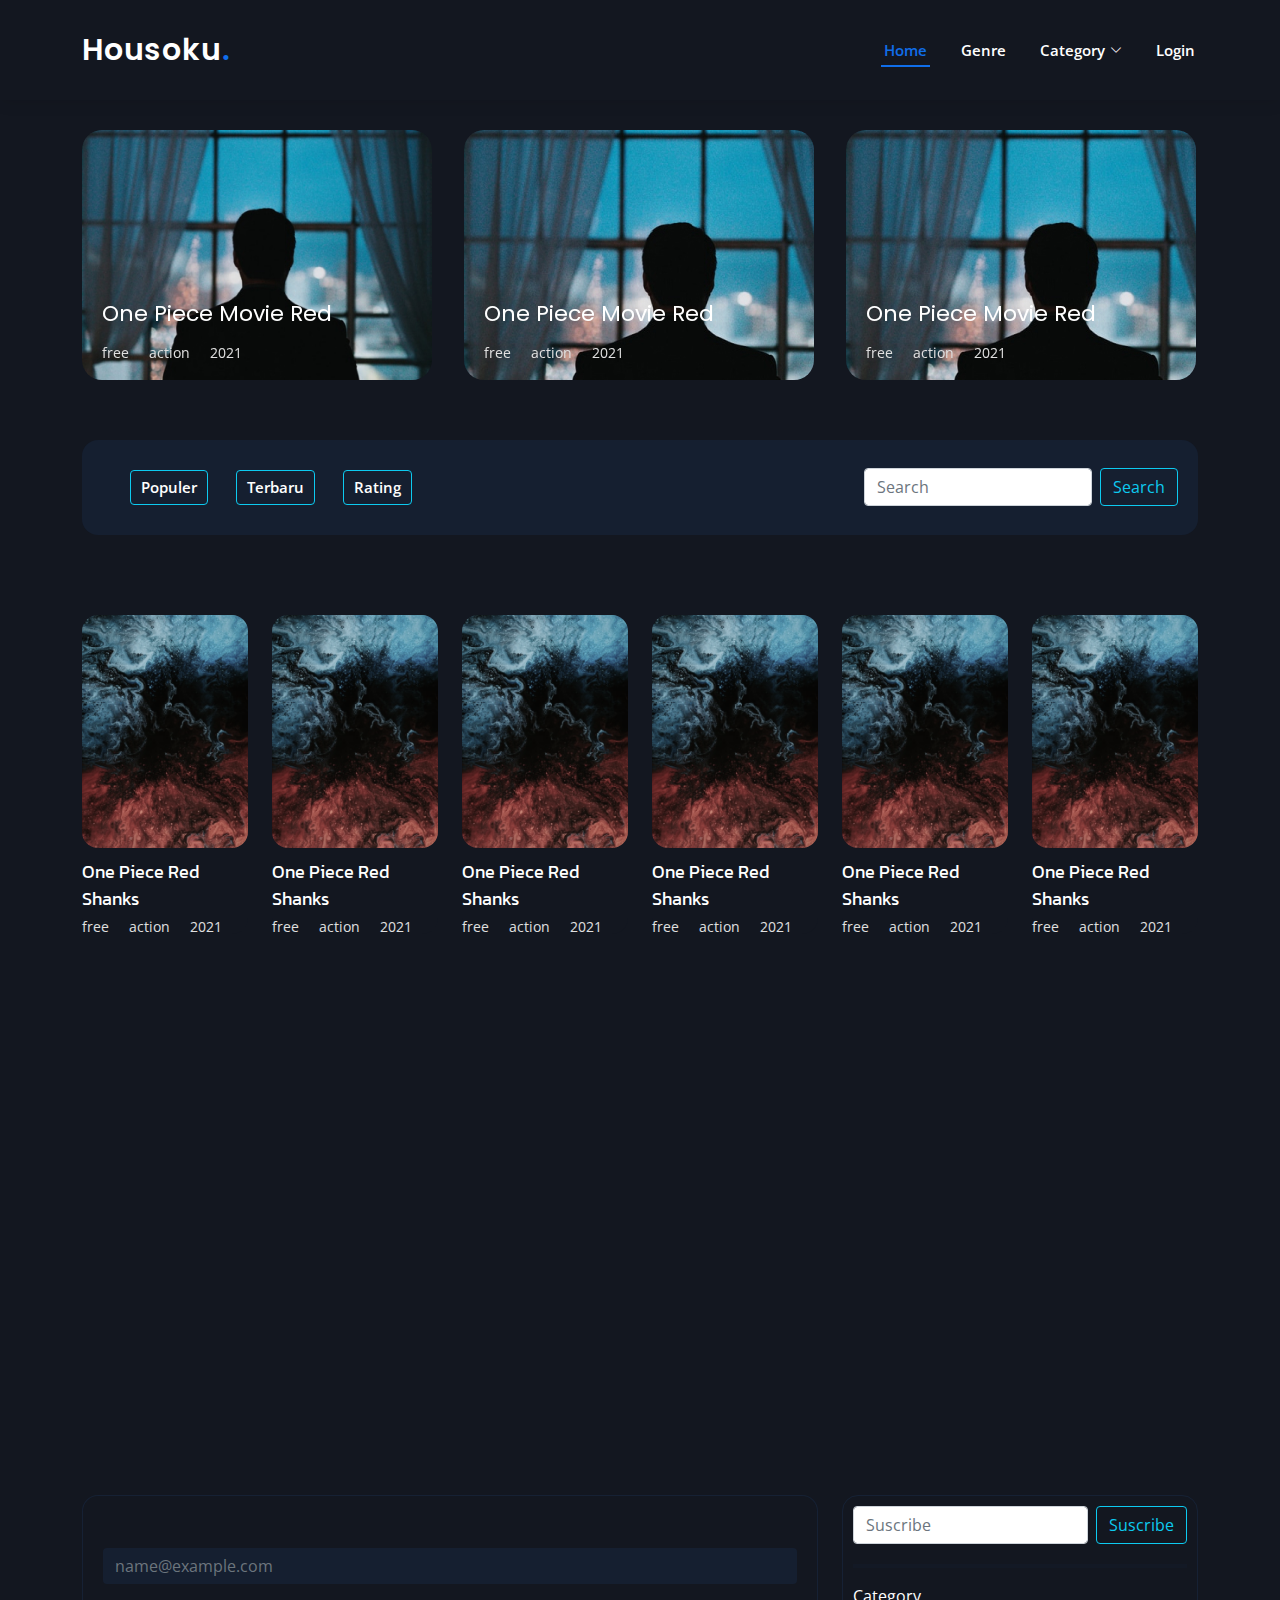
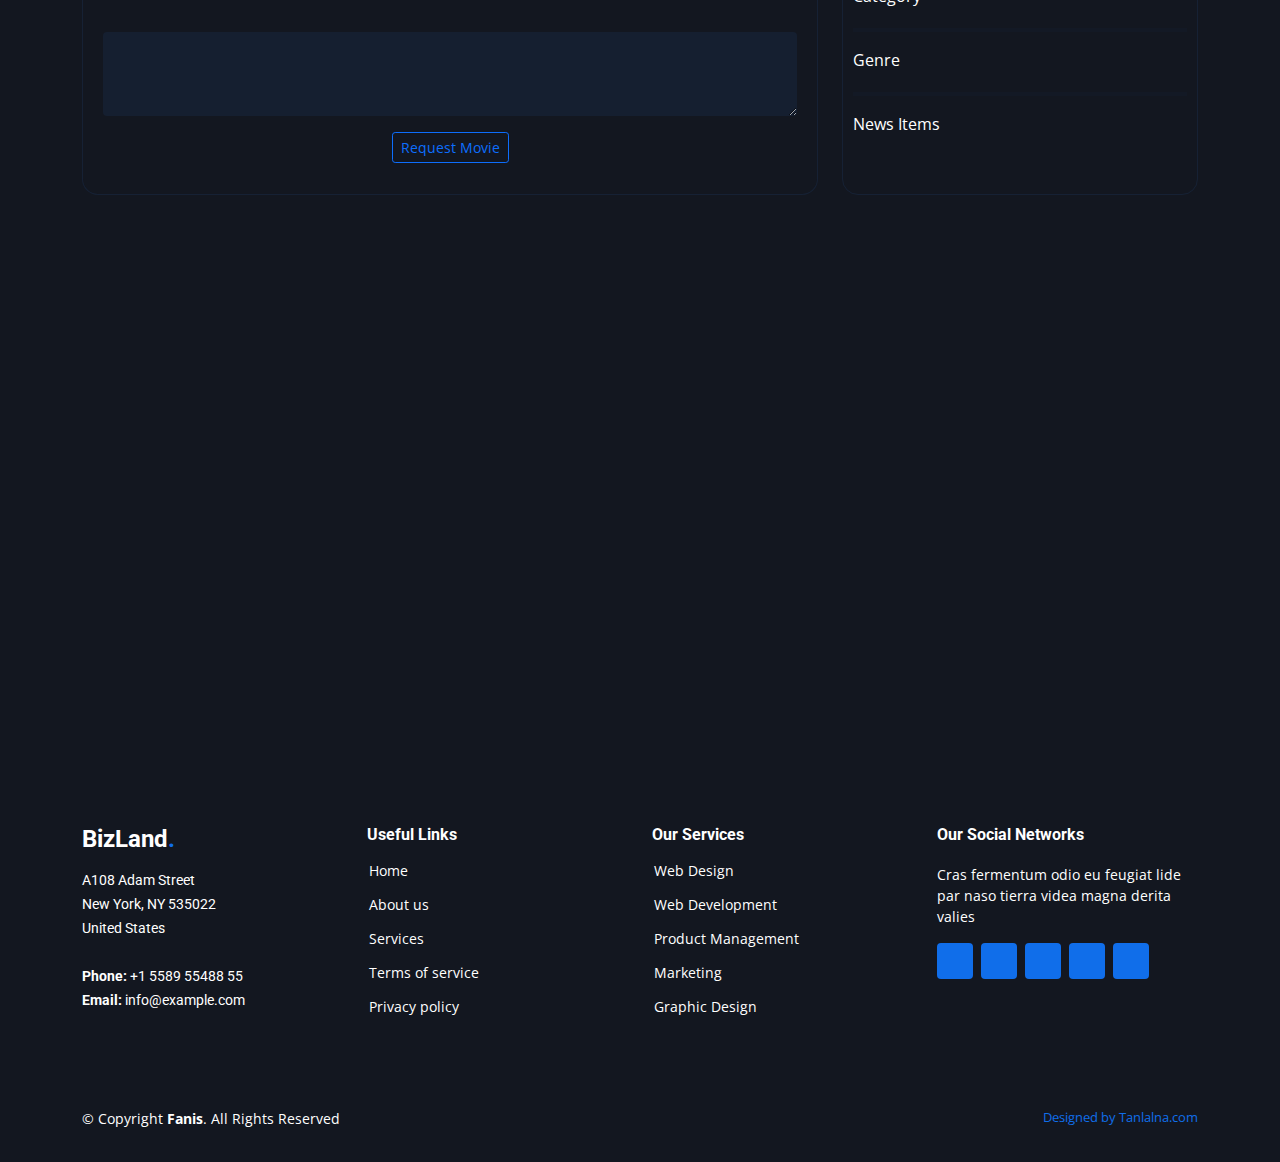
<file: index.html>
<!DOCTYPE html>
<html lang="en">

<head>
  <meta charset="utf-8">
  <meta content="width=device-width, initial-scale=1.0" name="viewport">

  <title>Fanis</title>
  <meta content="" name="description">
  <meta content="" name="keywords">

  <!-- Favicons -->
  <link href="assets/img/favicon-fanis.png" rel="icon">
  <link href="assets/img/apple-touch-icon.png" rel="apple-touch-icon">

  <!-- Google Fonts -->
  <link href="https://fonts.googleapis.com/css?family=Open+Sans:300,300i,400,400i,600,600i,700,700i|Roboto:300,300i,400,400i,500,500i,600,600i,700,700i|Poppins:300,300i,400,400i,500,500i,600,600i,700,700i" rel="stylesheet">

<link rel="preconnect" href="https://fonts.googleapis.com">
<link rel="preconnect" href="https://fonts.gstatic.com" crossorigin>
<link href="https://fonts.googleapis.com/css2?family=Indie+Flower&family=Kanit:wght@200&family=Poppins&display=swap" rel="stylesheet">

  <!-- Vendor CSS Files -->
  <link href="assets/vendor/aos/aos.css" rel="stylesheet">
  <link href="assets/vendor/bootstrap/css/bootstrap.min.css" rel="stylesheet">
  <link href="assets/vendor/bootstrap-icons/bootstrap-icons.css" rel="stylesheet">
  <link href="assets/vendor/glightbox/css/glightbox.min.css" rel="stylesheet">

  <link rel="stylesheet" href="assets/vendor/owlcarousel/assets/owl.carousel.min.css">
  <link rel="stylesheet" href="assets/vendor/owlcarousel/assets/owl.theme.default.min.css">

  <!-- Template Main CSS File -->
  <link href="assets/css/style.css" rel="stylesheet">
  <link href="assets/css/custom.css" rel="stylesheet">

</head>

<body>
  <!-- ======= Header ======= -->
  <header id="header" class="d-flex align-items-center">
    <div class="container d-flex align-items-center justify-content-between">

      <h1 class="logo"><a href="index.html">Housoku<span>.</span></a></h1>

      <nav id="navbar" class="navbar">
        <ul>
          <li><a class="nav-link scrollto active" href="index.html">Home</a></li>
          <li><a class="nav-link scrollto" href="genre.html">Genre</a></li>
          <li class="dropdown"><a href="#"><span>Category</span> <i class="bi bi-chevron-down"></i></a>
            <ul>
              <li><a href="#" class="color-black">Drop Down 1</a></li>
              <li><a href="#" class="color-black">Drop Down 2</a></li>
              <li><a href="#" class="color-black">Drop Down 3</a></li>
              <li><a href="#" class="color-black">Drop Down 4</a></li>
            </ul>
          </li>
          <li><a class="nav-link scrollto" href="#contact">Login</a></li>
        </ul>
        <i class="bi bi-list mobile-nav-toggle"></i>
      </nav><!-- .navbar -->

    </div>
  </header><!-- End Header -->

 <section id="first" class="first">
      <div class="container">
        <div class="row">
            <div class="owl-carousel owl-theme"> 

              <div class="col-lg-4 col-sm-12">
                <div class="item card-coursel" style="background-image: url('assets/img/banner/1.jpg');background-size: cover;background-repeat: no-repeat;">
                  <div class="coursel-title">
                     <p class="font-section">One Piece Movie Red</p>
                     <ul>
                       <li>free</li>
                       <li>action</li>
                       <li>2021</li>
                     </ul>
                  </div>
                 
             
                </div>
              </div>

               <div class="col-lg-4 col-sm-12">
                <div class="item card-coursel" style="background-image: url('assets/img/banner/1.jpg');">

                   <div class="coursel-title">
                     <p class="font-section">One Piece Movie Red</p>
                     <ul>
                       <li>free</li>
                       <li>action</li>
                       <li>2021</li>
                     </ul>
                  </div>
             
                </div>
              </div>

               <div class="col-lg-4 col-sm-12">
                <div class="item card-coursel" style="background-image: url('assets/img/banner/1.jpg');">

                   <div class="coursel-title">
                     <p class="font-section">One Piece Movie Red</p>
                     <ul>
                       <li>free</li>
                       <li>action</li>
                       <li>2021</li>
                     </ul>
                  </div>
             
                </div>
              </div>
      
              
             
          </div>
        </div>
      </div>
  </section>

  <main id="main">


  <section class="nav-main">
    <div class="container">
          <div class="catalog_nav">
          <nav id="navbar" class="navbar">
        <ul>
          <li class="nav-link"><a href="" class="btn btn-md btn-outline-info btn-nav">Populer</a></li>
          <li class="nav-link"><a href="" class="btn btn-md btn-outline-info btn-nav">Terbaru</a></li>
          <li class="nav-link"><a href="" class="btn btn-md btn-outline-info btn-nav">Rating</a></li>

          </ul>
        </nav>
             <form class="d-flex">
              <input class="form-control me-2" type="search" placeholder="Search" aria-label="Search">
              <button class="btn btn-outline-info" type="submit">Search</button>
            </form>
            
       
      </div>
    </div>
  </section>

  <section class="second">
    <div class="container">
      <div class="row">

        <div class="col-md-2 col-sm-6">
          <div class="card" style="width: 100%;">
            <img src="assets/img/poster/1.png" class="card-img-top img-list-movie" alt="...">
            <div class="card-body">
              <p class="card-title font-title">One Piece Red Shanks</p>
               <ul>
                  <li>free</li>
                  <li>action</li>
                  <li>2021</li>
              </ul>
            </div>
             
          </div>
        </div>

        <div class="col-md-2 col-sm-6">
          <div class="card" style="width: 100%;">
            <img src="assets/img/poster/1.png" class="card-img-top img-list-movie" alt="..." style="border-radius: 16px;">
            <div class="card-body">
              <p class="card-title font-title">One Piece Red Shanks</p>
               <ul>
                  <li>free</li>
                  <li>action</li>
                  <li>2021</li>
              </ul>
            </div>
             
          </div>
        </div>

        <div class="col-md-2 col-sm-6">
          <div class="card" style="width: 100%;">
            <img src="assets/img/poster/1.png" class="card-img-top img-list-movie" alt="..." style="border-radius: 16px;">
            <div class="card-body">
              <p class="card-title font-title">One Piece Red Shanks</p>
               <ul>
                  <li>free</li>
                  <li>action</li>
                  <li>2021</li>
              </ul>
            </div>
             
          </div>
        </div>

        <div class="col-md-2 col-sm-6">
          <div class="card" style="width: 100%;">
            <img src="assets/img/poster/1.png" class="card-img-top img-list-movie" alt="..." style="border-radius: 16px;">
            <div class="card-body">
              <p class="card-title font-title">One Piece Red Shanks</p>
               <ul>
                  <li>free</li>
                  <li>action</li>
                  <li>2021</li>
              </ul>
            </div>
             
          </div>
        </div>

        <div class="col-md-2 col-sm-6">
          <div class="card" style="width: 100%;">
            <img src="assets/img/poster/1.png" class="card-img-top img-list-movie" alt="..." style="border-radius: 16px;">
            <div class="card-body">
              <p class="card-title font-title">One Piece Red Shanks</p>
               <ul>
                  <li>free</li>
                  <li>action</li>
                  <li>2021</li>
              </ul>
            </div>
             
          </div>
        </div>

        <div class="col-md-2 col-sm-6">
          <div class="card" style="width: 100%;">
            <img src="assets/img/poster/1.png" class="card-img-top img-list-movie" alt="..." style="border-radius: 16px;">
            <div class="card-body">
              <p class="card-title font-title">One Piece Red Shanks</p>
               <ul>
                  <li>free</li>
                  <li>action</li>
                  <li>2021</li>
              </ul>
            </div>
             
          </div>
        </div>

      </div>
    </div>
  </section>

  <section id="third">
    <div class="container">
      <div class="row">
        <div class="col-md-8 col-sm-12">
            <div class="card-send">
            <div class="mb-3">
                <label for="exampleFormControlInput1" class="form-label">Email address</label>
                <input type="email" class="form-control form-style" id="exampleFormControlInput1" placeholder="name@example.com">
              </div>
              <div class="mb-3">
                <label for="exampleFormControlTextarea1" class="form-label">Example textarea</label>
                <textarea class="form-control form-style" id="exampleFormControlTextarea1" rows="3"></textarea>
              </div>
              <div class="text-center">
                <input type="submit" class="btn btn-sm btn-outline-primary" name="" value="Request Movie">
              </div>
           </div>
        </div>
        <div class="col-md-4 col-sm-12">
          <div class="card-detail">

            <form class="d-flex">
              <input class="form-control me-2" type="search" placeholder="Suscribe" aria-label="Search">
              <button class="btn btn-outline-info" type="submit">Suscribe</button>
            </form>

            <div class="mt-20">
              <hr>
              <p>Category</p>
            </div>

             <div class="mt-20">
              <hr>
              <p>Genre</p>
            </div>

            <div class="mt-20">
              <hr>
              <p>News Items</p>
            </div>
            
          </div>
        </div>
      </div>
    </div>
  </section>


   
  </main>

  <!-- ======= Footer ======= -->
  <footer id="footer">
    <div class="footer-top">
      <div class="container">
        <div class="row">

          <div class="col-lg-3 col-md-6 footer-contact">
            <h3>BizLand<span>.</span></h3>
            <p>
              A108 Adam Street <br>
              New York, NY 535022<br>
              United States <br><br>
              <strong>Phone:</strong> +1 5589 55488 55<br>
              <strong>Email:</strong> info@example.com<br>
            </p>
          </div>

          <div class="col-lg-3 col-md-6 footer-links">
            <h4>Useful Links</h4>
            <ul>
              <li><i class="bx bx-chevron-right"></i> <a href="#">Home</a></li>
              <li><i class="bx bx-chevron-right"></i> <a href="#">About us</a></li>
              <li><i class="bx bx-chevron-right"></i> <a href="#">Services</a></li>
              <li><i class="bx bx-chevron-right"></i> <a href="#">Terms of service</a></li>
              <li><i class="bx bx-chevron-right"></i> <a href="#">Privacy policy</a></li>
            </ul>
          </div>

          <div class="col-lg-3 col-md-6 footer-links">
            <h4>Our Services</h4>
            <ul>
              <li><i class="bx bx-chevron-right"></i> <a href="#">Web Design</a></li>
              <li><i class="bx bx-chevron-right"></i> <a href="#">Web Development</a></li>
              <li><i class="bx bx-chevron-right"></i> <a href="#">Product Management</a></li>
              <li><i class="bx bx-chevron-right"></i> <a href="#">Marketing</a></li>
              <li><i class="bx bx-chevron-right"></i> <a href="#">Graphic Design</a></li>
            </ul>
          </div>

          <div class="col-lg-3 col-md-6 footer-links">
            <h4>Our Social Networks</h4>
            <p>Cras fermentum odio eu feugiat lide par naso tierra videa magna derita valies</p>
            <div class="social-links mt-3">
              <a href="#" class="twitter"><i class="bx bxl-twitter"></i></a>
              <a href="#" class="facebook"><i class="bx bxl-facebook"></i></a>
              <a href="#" class="instagram"><i class="bx bxl-instagram"></i></a>
              <a href="#" class="google-plus"><i class="bx bxl-skype"></i></a>
              <a href="#" class="linkedin"><i class="bx bxl-linkedin"></i></a>
            </div>
          </div>

        </div>
      </div>
    </div>

      <div class="container py-4">
      <div class="copyright">
        &copy; Copyright <strong><span>Fanis</span></strong>. All Rights Reserved
      </div>
      <div class="credits">
      <a href="https://tanlalana.com/">Designed by Tanlalna.com</a>
      </div>
    </div>
  </footer><!-- End Footer -->
  <a href="#" class="back-to-top d-flex align-items-center justify-content-center"><i class="bi bi-arrow-up-short"></i></a>

  <!-- Vendor JS Files -->
  <script src="assets/vendor/purecounter/purecounter.js"></script>
  <script src="assets/vendor/aos/aos.js"></script>
  <script src="assets/vendor/bootstrap/js/bootstrap.bundle.min.js"></script>
  <script src="assets/vendor/jquery.min.js"></script>
  <script src="assets/vendor/owlcarousel/owl.carousel.js"></script>
  <script src="assets/vendor/glightbox/js/glightbox.min.js"></script>
   <script src="assets/js/main.js"></script>
  <script>
            $(document).ready(function() {
              var owl = $('.owl-carousel');
              owl.owlCarousel({
                loop: true,
                margin: 30,
                autoplay: true,
                autoplayTimeout: 5000,
                autoplayHoverPause: true,
                responsiveClass:true,
                responsive:{
                    0:{
                        items:1,
                        nav:true
                    },
                    1000:{
                        items:3,
                        nav:true
                    }
                }
              });
            })
          </script>

</body>

</html>
</file>
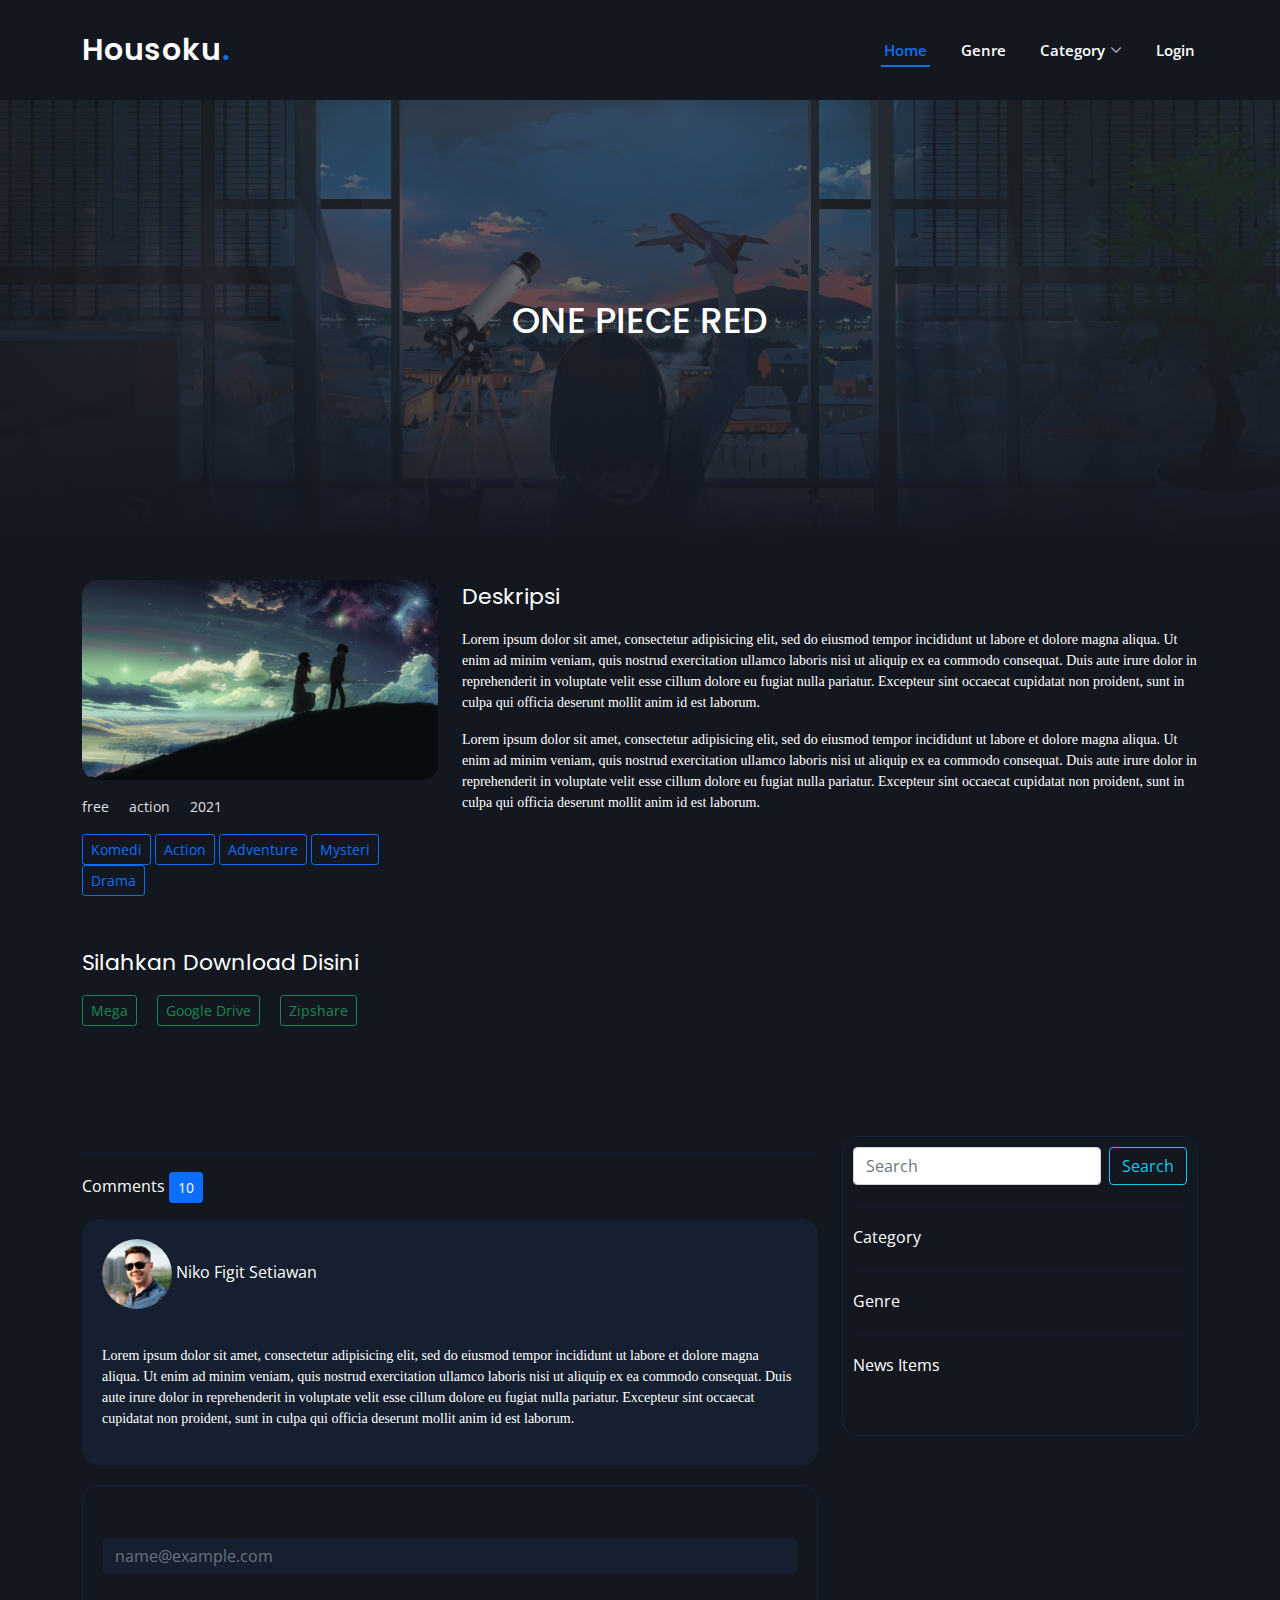
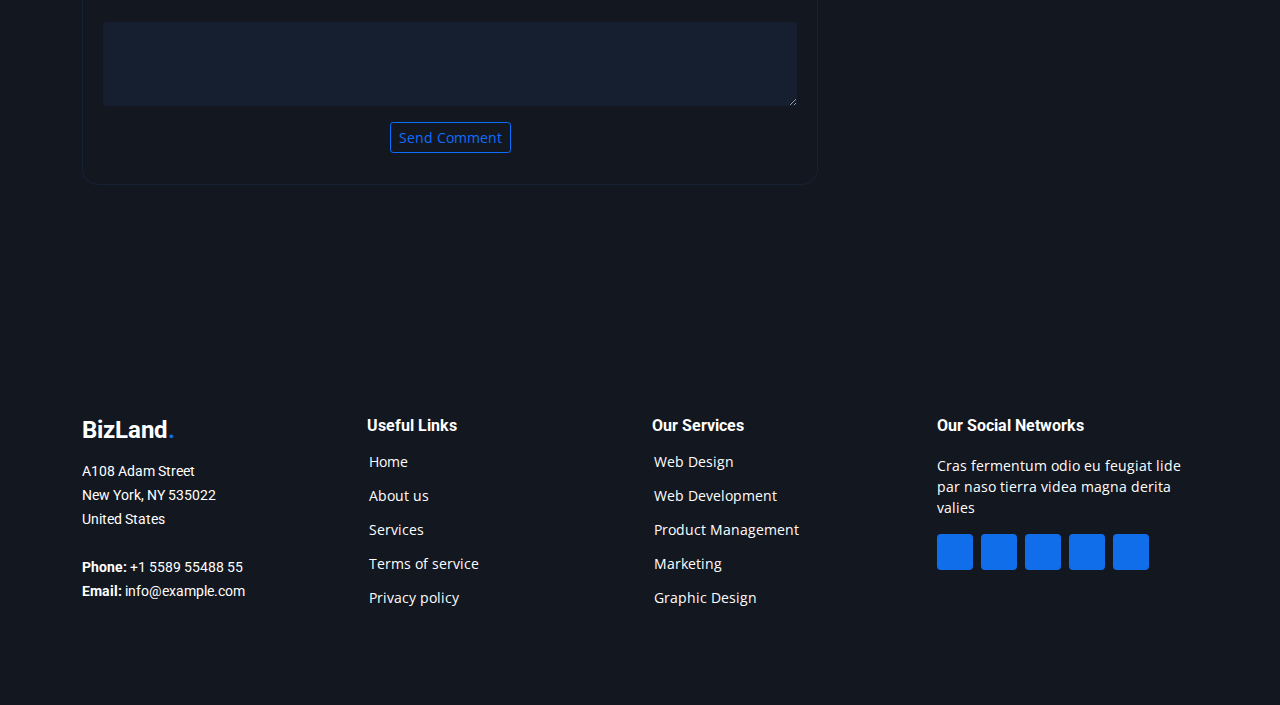
<file: detail.html>
<!DOCTYPE html>
<html lang="en">

<head>
  <meta charset="utf-8">
  <meta content="width=device-width, initial-scale=1.0" name="viewport">

  <title>Fanis</title>
  <meta content="" name="description">
  <meta content="" name="keywords">

  <!-- Favicons -->
  <link href="assets/img/favicon-fanis.png" rel="icon">
  <link href="assets/img/apple-touch-icon.png" rel="apple-touch-icon">

  <!-- Google Fonts -->
  <link href="https://fonts.googleapis.com/css?family=Open+Sans:300,300i,400,400i,600,600i,700,700i|Roboto:300,300i,400,400i,500,500i,600,600i,700,700i|Poppins:300,300i,400,400i,500,500i,600,600i,700,700i" rel="stylesheet">

  <!-- Vendor CSS Files -->
  <link href="assets/vendor/aos/aos.css" rel="stylesheet">
  <link href="assets/vendor/bootstrap/css/bootstrap.min.css" rel="stylesheet">
  <link href="assets/vendor/bootstrap-icons/bootstrap-icons.css" rel="stylesheet">
  <link href="assets/vendor/glightbox/css/glightbox.min.css" rel="stylesheet">
  
  <link rel="stylesheet" href="assets/vendor/owlcarousel/assets/owl.carousel.min.css">
  <link rel="stylesheet" href="assets/vendor/owlcarousel/assets/owl.theme.default.min.css">

  <!-- Template Main CSS File -->
  <link href="assets/css/style.css" rel="stylesheet">
  <link href="assets/css/custom.css" rel="stylesheet">

</head>

<body>
  
   <header id="header" class="d-flex align-items-center">
    <div class="container d-flex align-items-center justify-content-between">

      <h1 class="logo"><a href="index.html">Housoku<span>.</span></a></h1>

      <nav id="navbar" class="navbar">
        <ul>
          <li><a class="nav-link scrollto active" href="#hero">Home</a></li>
          <li><a class="nav-link scrollto" href="genre.html">Genre</a></li>
          <li class="dropdown"><a href="#"><span>Category</span> <i class="bi bi-chevron-down"></i></a>
            <ul>
              <li><a href="#" class="color-black">Drop Down 1</a></li>
              <li><a href="#" class="color-black">Drop Down 2</a></li>
              <li><a href="#" class="color-black">Drop Down 3</a></li>
              <li><a href="#" class="color-black">Drop Down 4</a></li>
            </ul>
          </li>
          <li><a class="nav-link scrollto" href="#contact">Login</a></li>
        </ul>
        <i class="bi bi-list mobile-nav-toggle"></i>
      </nav><!-- .navbar -->

    </div>
  </header>

  <section id="bg" class="d-flex align-items-center">
    <div class="container">
        <h1 class="text-center font-head">One Piece Red</h1>
    </div>
  </section>

  <main id="main">
    <section id="movie">
      <div class="container">
        <div class="row">
          <div class="col-md-4 col-sm-12">
            <img src="assets/img/i.jpg" class="img-movie">
            <div class="mt-20">
              <ul>
                  <li>free</li>
                  <li>action</li>
                  <li>2021</li>
              </ul>
            </div>
            <div class="mt-20">
              <span><a href="" class="btn btn-sm btn-outline-primary">Komedi</a></span>
              <span><a href="" class="btn btn-sm btn-outline-primary">Action</a></span>
              <span><a href="" class="btn btn-sm btn-outline-primary">Adventure</a></span>
              <span><a href="" class="btn btn-sm btn-outline-primary">Mysteri</a></span>
              <span><a href="" class="btn btn-sm btn-outline-primary">Drama</a></span>
            </div>
          </div>
          <div class="col-md-8 col-sm-12">
            <div class="text-left">
              <p class="font-section">Deskripsi</p>
            </div>
            <p class="font-body">Lorem ipsum dolor sit amet, consectetur adipisicing elit, sed do eiusmod
            tempor incididunt ut labore et dolore magna aliqua. Ut enim ad minim veniam,
            quis nostrud exercitation ullamco laboris nisi ut aliquip ex ea commodo
            consequat. Duis aute irure dolor in reprehenderit in voluptate velit esse
            cillum dolore eu fugiat nulla pariatur. Excepteur sint occaecat cupidatat non
            proident, sunt in culpa qui officia deserunt mollit anim id est laborum.</p>
            <p class="font-body">Lorem ipsum dolor sit amet, consectetur adipisicing elit, sed do eiusmod
            tempor incididunt ut labore et dolore magna aliqua. Ut enim ad minim veniam,
            quis nostrud exercitation ullamco laboris nisi ut aliquip ex ea commodo
            consequat. Duis aute irure dolor in reprehenderit in voluptate velit esse
            cillum dolore eu fugiat nulla pariatur. Excepteur sint occaecat cupidatat non
            proident, sunt in culpa qui officia deserunt mollit anim id est laborum.</p>
          </div>

          <div class="col-sm-12 mt-50">
            <div class="text-left">
              <p class="font-section">Silahkan Download Disini</p>
              <ul>
                <li><a href="" class="btn btn-sm btn-outline-success">Mega</a></li>
                <li><a href="" class="btn btn-sm btn-outline-success">Google Drive</a></li>
                <li><a href=""class="btn btn-sm btn-outline-success">Zipshare</a></li>
              </ul>
            </div>
          </div>
        </div>
      </div>
      
    </section>

   <!--  section detail -->
   <section id="detail">
     <div class="container mt-50">
       <div class="row">
         <div class="col-md-8 col-sm-12">
            <hr>
            <p>Comments <span class="btn btn-sm btn-primary">10</span></p>
          <div class="card-comment">
            <div>
              <img src="assets/img/profil.jpg" class="img-komentar">
              <span class="white">Niko Figit Setiawan</span>
            </div>
            <hr>
            <div>
              <p class="font-body">Lorem ipsum dolor sit amet, consectetur adipisicing elit, sed do eiusmod
              tempor incididunt ut labore et dolore magna aliqua. Ut enim ad minim veniam,
              quis nostrud exercitation ullamco laboris nisi ut aliquip ex ea commodo
              consequat. Duis aute irure dolor in reprehenderit in voluptate velit esse
              cillum dolore eu fugiat nulla pariatur. Excepteur sint occaecat cupidatat non
              proident, sunt in culpa qui officia deserunt mollit anim id est laborum.</p>
            </div>
            
          </div>
           <div class="card-send">
            <div class="mb-3">
                <label for="exampleFormControlInput1" class="form-label">Email address</label>
                <input type="email" class="form-control form-style" id="exampleFormControlInput1" placeholder="name@example.com">
              </div>
              <div class="mb-3">
                <label for="exampleFormControlTextarea1" class="form-label">Example textarea</label>
                <textarea class="form-control form-style" id="exampleFormControlTextarea1" rows="3"></textarea>
              </div>
              <div class="text-center">
                <input type="submit" class="btn btn-sm btn-outline-primary" name="" value="Send Comment">
              </div>
           </div>
         </div>
         <div class="col-md-4 col-sm-12">
          <div class="card-detail">

            <form class="d-flex">
              <input class="form-control me-2" type="search" placeholder="Search" aria-label="Search">
              <button class="btn btn-outline-info" type="submit">Search</button>
            </form>

            <div class="mt-20">
              <hr>
              <p>Category</p>
            </div>

             <div class="mt-20">
              <hr>
              <p>Genre</p>
            </div>

            <div class="mt-20">
              <hr>
              <p>News Items</p>
            </div>
            
          </div>
           
         </div>
       </div>
     </div>
   </section>
  </main>

  <!-- ======= Footer ======= -->
  <footer id="footer">
    <div class="footer-top">
      <div class="container">
        <div class="row">

          <div class="col-lg-3 col-md-6 footer-contact">
            <h3>BizLand<span>.</span></h3>
            <p>
              A108 Adam Street <br>
              New York, NY 535022<br>
              United States <br><br>
              <strong>Phone:</strong> +1 5589 55488 55<br>
              <strong>Email:</strong> info@example.com<br>
            </p>
          </div>

          <div class="col-lg-3 col-md-6 footer-links">
            <h4>Useful Links</h4>
            <ul>
              <li><i class="bx bx-chevron-right"></i> <a href="#">Home</a></li>
              <li><i class="bx bx-chevron-right"></i> <a href="#">About us</a></li>
              <li><i class="bx bx-chevron-right"></i> <a href="#">Services</a></li>
              <li><i class="bx bx-chevron-right"></i> <a href="#">Terms of service</a></li>
              <li><i class="bx bx-chevron-right"></i> <a href="#">Privacy policy</a></li>
            </ul>
          </div>

          <div class="col-lg-3 col-md-6 footer-links">
            <h4>Our Services</h4>
            <ul>
              <li><i class="bx bx-chevron-right"></i> <a href="#">Web Design</a></li>
              <li><i class="bx bx-chevron-right"></i> <a href="#">Web Development</a></li>
              <li><i class="bx bx-chevron-right"></i> <a href="#">Product Management</a></li>
              <li><i class="bx bx-chevron-right"></i> <a href="#">Marketing</a></li>
              <li><i class="bx bx-chevron-right"></i> <a href="#">Graphic Design</a></li>
            </ul>
          </div>

          <div class="col-lg-3 col-md-6 footer-links">
            <h4>Our Social Networks</h4>
            <p>Cras fermentum odio eu feugiat lide par naso tierra videa magna derita valies</p>
            <div class="social-links mt-3">
              <a href="#" class="twitter"><i class="bx bxl-twitter"></i></a>
              <a href="#" class="facebook"><i class="bx bxl-facebook"></i></a>
              <a href="#" class="instagram"><i class="bx bxl-instagram"></i></a>
              <a href="#" class="google-plus"><i class="bx bxl-skype"></i></a>
              <a href="#" class="linkedin"><i class="bx bxl-linkedin"></i></a>
            </div>
          </div>

        </div>
      </div>
    </div>
  </footer><!-- End Footer -->
  <a href="#" class="back-to-top d-flex align-items-center justify-content-center"><i class="bi bi-arrow-up-short"></i></a>

  <!-- Vendor JS Files -->
  <script src="assets/vendor/purecounter/purecounter.js"></script>
  <script src="assets/vendor/aos/aos.js"></script>
  <script src="assets/vendor/bootstrap/js/bootstrap.bundle.min.js"></script>
  <script src="assets/vendor/jquery.min.js"></script>
  <script src="assets/vendor/owlcarousel/owl.carousel.js"></script>
  <script src="assets/vendor/glightbox/js/glightbox.min.js"></script>
   <script src="assets/js/main.js"></script>


</body>

</html>
</file>
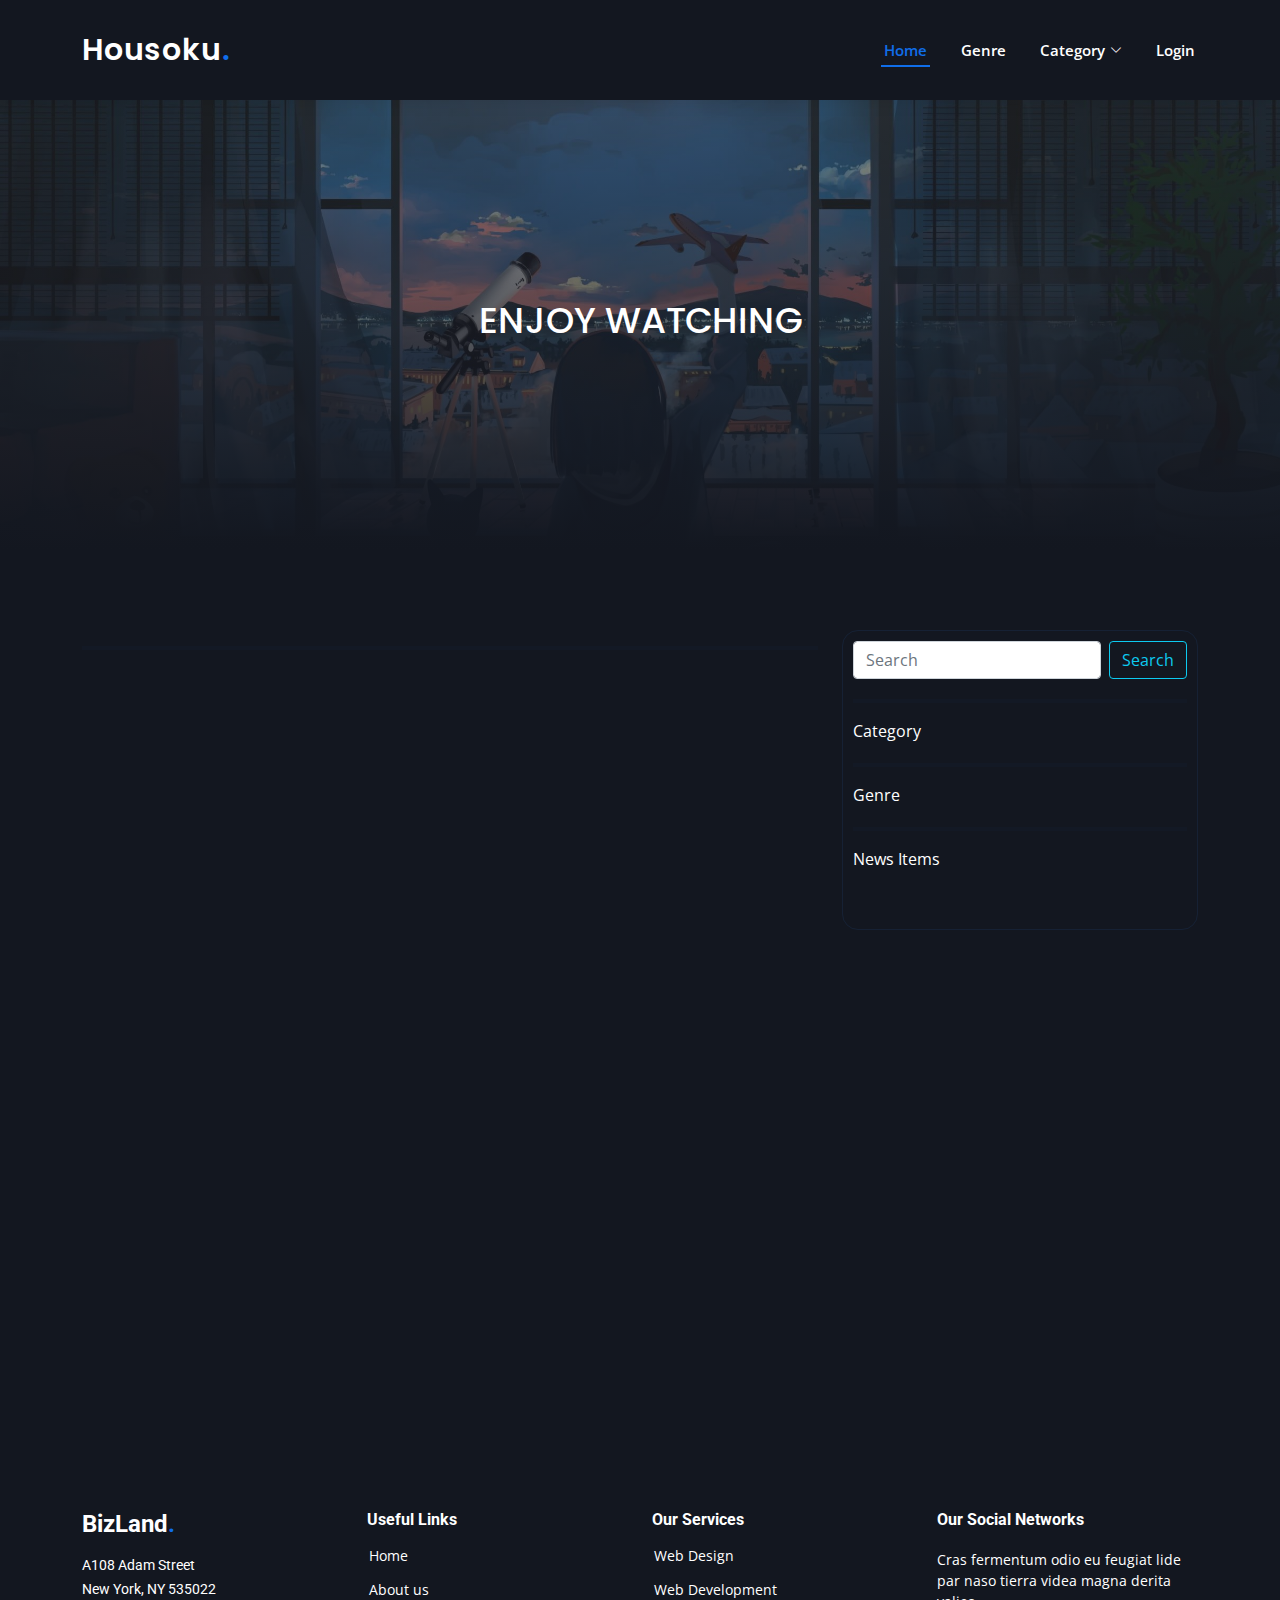
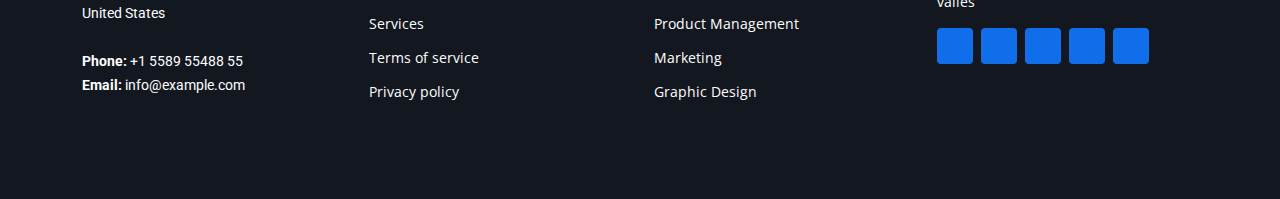
<file: genre.html>
<!DOCTYPE html>
<html lang="en">

<head>
  <meta charset="utf-8">
  <meta content="width=device-width, initial-scale=1.0" name="viewport">

  <title>Fanis</title>
  <meta content="" name="description">
  <meta content="" name="keywords">

  <!-- Favicons -->
  <link href="assets/img/favicon-fanis.png" rel="icon">
  <link href="assets/img/apple-touch-icon.png" rel="apple-touch-icon">

  <!-- Google Fonts -->
  <link href="https://fonts.googleapis.com/css?family=Open+Sans:300,300i,400,400i,600,600i,700,700i|Roboto:300,300i,400,400i,500,500i,600,600i,700,700i|Poppins:300,300i,400,400i,500,500i,600,600i,700,700i" rel="stylesheet">

  <!-- Vendor CSS Files -->
  <link href="assets/vendor/aos/aos.css" rel="stylesheet">
  <link href="assets/vendor/bootstrap/css/bootstrap.min.css" rel="stylesheet">
  <link href="assets/vendor/bootstrap-icons/bootstrap-icons.css" rel="stylesheet">
  <link href="assets/vendor/glightbox/css/glightbox.min.css" rel="stylesheet">
  
  <link rel="stylesheet" href="assets/vendor/owlcarousel/assets/owl.carousel.min.css">
  <link rel="stylesheet" href="assets/vendor/owlcarousel/assets/owl.theme.default.min.css">

  <!-- Template Main CSS File -->
  <link href="assets/css/style.css" rel="stylesheet">
  <link href="assets/css/custom.css" rel="stylesheet">

</head>

<body>
  
   <header id="header" class="d-flex align-items-center">
    <div class="container d-flex align-items-center justify-content-between">

      <h1 class="logo"><a href="index.html">Housoku<span>.</span></a></h1>

      <nav id="navbar" class="navbar">
        <ul>
          <li><a class="nav-link scrollto active" href="index.html">Home</a></li>
          <li><a class="nav-link scrollto" href="genre.html">Genre</a></li>
          <li class="dropdown"><a href="#"><span>Category</span> <i class="bi bi-chevron-down"></i></a>
            <ul>
              <li><a href="#" class="color-black">Drop Down 1</a></li>
              <li><a href="#" class="color-black">Drop Down 2</a></li>
              <li><a href="#" class="color-black">Drop Down 3</a></li>
              <li><a href="#" class="color-black">Drop Down 4</a></li>
            </ul>
          </li>
          <li><a class="nav-link scrollto" href="#contact">Login</a></li>
        </ul>
        <i class="bi bi-list mobile-nav-toggle"></i>
      </nav><!-- .navbar -->

    </div>
  </header>

  <section id="bg" class="d-flex align-items-center">
    <div class="container">
        <h1 class="text-center font-head">Enjoy Watching</h1>
    </div>
  </section>

  <main id="main">
   
   <!--  section detail -->
   <section id="detail">
     <div class="container mt-50">
       <div class="row">
         <div class="col-md-8 col-sm-12">
            <hr>
          
         </div>
         <div class="col-md-4 col-sm-12">
          <div class="card-detail">

            <form class="d-flex">
              <input class="form-control me-2" type="search" placeholder="Search" aria-label="Search">
              <button class="btn btn-outline-info" type="submit">Search</button>
            </form>

            <div class="mt-20">
              <hr>
              <p>Category</p>
            </div>

             <div class="mt-20">
              <hr>
              <p>Genre</p>
            </div>

            <div class="mt-20">
              <hr>
              <p>News Items</p>
            </div>
            
          </div>
           
         </div>
       </div>
     </div>
   </section>
  </main>

  <!-- ======= Footer ======= -->
  <footer id="footer">
    <div class="footer-top">
      <div class="container">
        <div class="row">

          <div class="col-lg-3 col-md-6 footer-contact">
            <h3>BizLand<span>.</span></h3>
            <p>
              A108 Adam Street <br>
              New York, NY 535022<br>
              United States <br><br>
              <strong>Phone:</strong> +1 5589 55488 55<br>
              <strong>Email:</strong> info@example.com<br>
            </p>
          </div>

          <div class="col-lg-3 col-md-6 footer-links">
            <h4>Useful Links</h4>
            <ul>
              <li><i class="bx bx-chevron-right"></i> <a href="#">Home</a></li>
              <li><i class="bx bx-chevron-right"></i> <a href="#">About us</a></li>
              <li><i class="bx bx-chevron-right"></i> <a href="#">Services</a></li>
              <li><i class="bx bx-chevron-right"></i> <a href="#">Terms of service</a></li>
              <li><i class="bx bx-chevron-right"></i> <a href="#">Privacy policy</a></li>
            </ul>
          </div>

          <div class="col-lg-3 col-md-6 footer-links">
            <h4>Our Services</h4>
            <ul>
              <li><i class="bx bx-chevron-right"></i> <a href="#">Web Design</a></li>
              <li><i class="bx bx-chevron-right"></i> <a href="#">Web Development</a></li>
              <li><i class="bx bx-chevron-right"></i> <a href="#">Product Management</a></li>
              <li><i class="bx bx-chevron-right"></i> <a href="#">Marketing</a></li>
              <li><i class="bx bx-chevron-right"></i> <a href="#">Graphic Design</a></li>
            </ul>
          </div>

          <div class="col-lg-3 col-md-6 footer-links">
            <h4>Our Social Networks</h4>
            <p>Cras fermentum odio eu feugiat lide par naso tierra videa magna derita valies</p>
            <div class="social-links mt-3">
              <a href="#" class="twitter"><i class="bx bxl-twitter"></i></a>
              <a href="#" class="facebook"><i class="bx bxl-facebook"></i></a>
              <a href="#" class="instagram"><i class="bx bxl-instagram"></i></a>
              <a href="#" class="google-plus"><i class="bx bxl-skype"></i></a>
              <a href="#" class="linkedin"><i class="bx bxl-linkedin"></i></a>
            </div>
          </div>

        </div>
      </div>
    </div>
  </footer><!-- End Footer -->
  <a href="#" class="back-to-top d-flex align-items-center justify-content-center"><i class="bi bi-arrow-up-short"></i></a>

  <!-- Vendor JS Files -->
  <script src="assets/vendor/purecounter/purecounter.js"></script>
  <script src="assets/vendor/aos/aos.js"></script>
  <script src="assets/vendor/bootstrap/js/bootstrap.bundle.min.js"></script>
  <script src="assets/vendor/jquery.min.js"></script>
  <script src="assets/vendor/owlcarousel/owl.carousel.js"></script>
  <script src="assets/vendor/glightbox/js/glightbox.min.js"></script>
   <script src="assets/js/main.js"></script>


</body>

</html>
</file>
<file: assets/css/custom.css>
#first{
	background-color: #131720;
	min-height: auto;
}

#third{
	min-height: 100vh;
}

.font-head{
font-family: 'Poppins', sans-serif;
font-size: 36px;
color: white;
font-weight: 600px;
text-transform: uppercase;
}

.font-section{
font-family: 'Poppins', sans-serif;
font-size: 22px;
color: white;
text-transform: capitalize;
}

.font-title{
font-family: 'Kanit', sans-serif;
font-size: 18px;
color: white;
}

.font-body{
font-family: 'Indie Flower', cursive;
font-size: 14px;
color: white;
}

#bg{
	background-image: linear-gradient(180deg,rgb(64 64 64 / 40%) 0%,#131720 100%),url(../img/k.jpg);
	background-repeat: no-repeat;
	background-size: cover;
	height: 450px;
}

.img-list-movie{
	border-radius: 16px;
	width: 100%;
}

.color-black{
	color: black;
}

.background-color{
	background-color: #131720;
}

#detail{
  min-height: 100vh;
  background-color: #131720;
  background-image: linear-gradient(0deg, #131720, #8b8b8500);
}

.card-detail{
	border-radius: 16px;
	border: 1px solid rgba(47,128,237,0.1);
	padding: 10px;
	min-height: 300px;
	width: 100%;
}
.card-comment{
	margin-bottom: 20px;
    display: block;
    background-color: #151f30;
    padding: 20px;
    border-radius: 16px;
    width: 100%;
    min-height: 200px;
}

.card-send{
	border-radius: 16px;
	border: 1px solid rgba(47,128,237,0.1);
	padding: 20px;
	min-height: 300px;
	width: 100%;
	background-color: #131720;
}

.form-style{
	color: white!important;
	background-color: #151f30!important;
	border:#151f30!important ;
}

hr{
	border: 2px solid rgba(47,128,237,0.1);
}

body{
background-color: #131720;
}

.coursel-title{
	position: absolute;
    z-index: 3;
    display: flex;
    flex-direction: column;
    justify-content: flex-end;
    align-items: flex-start;
    bottom: 0;
    left: 0;
    right: 0;
    padding: 20px;
    pointer-events: none;
}

.coursel-title h2{
	color: white;
}

.coursel-title ul{
	display: flex;
    flex-direction: row;
    justify-content: flex-start;
    align-items: center;
}

ul {
    margin: 0;
    padding: 0;
    list-style: none;
}

.coursel-title ul li{
	font-size: 14px;
    font-weight: 400;
    color: #e0e0e0;
    line-height: 100%;
    margin-right: 20px;
}

.card-coursel{
	width: 350px;
	padding: 0px;
	margin: 0px;
	height: 250px;
	background-color: white;
	border-radius: 20px;
}

.catalog_nav{
	width: 100%;
	min-height: 70px;
	padding: 20px;
	background-color:#151f30;
	border-radius: 16px;
	display: flex;
	align-items: center;
	justify-content: space-between;


}

.second{
	min-height: 100vh;
}

.card{
	background-color: #131720;
	border-radius: 16px;
	border: 0px black solid;
	padding: 0px;
	margin-top: 20px;
}

.card-body{
	padding-top: 10px;
	padding-bottom: 0px;
	padding-left: 0px;
	padding-right: 0px;
	margin: 0px;
}

.card p{
	color: white;
}

.card ul{
	display: flex;
    flex-direction: row;
    justify-content: flex-start;
    align-items: center;
}

.card ul li{
	font-size: 14px;
    font-weight: 400;
    color: #e0e0e0;
    line-height: 100%;
    margin-right: 20px;
}

#movie ul{
	display: flex;
    flex-direction: row;
    justify-content: flex-start;
    align-items: center;
}

#movie ul li{
	font-size: 14px;
    font-weight: 400;
    color: #e0e0e0;
    line-height: 100%;
    margin-right: 20px;
}

.btn-nav{
	    padding: 5px 10px 5px 10px!important;
}

.img-movie{
	width: 100%;
	height: auto;
	border-radius: 16px;
}

.img-komentar{
	width: 70px;
	height: 70px;
	border-radius: 50px;
}

.white{
	color: white;
}

p{
	color: white;
}
h1{
	color: white;
}
h2{
	color: white;
}
h3{
	color: white;
}
.mt-10{
	margin-top: 10px;
}

.mt-20{
	margin-top: 20px;
}
.mt-30{
	margin-top: 30px;
}
.mt-40{
	margin-top: 40px;
}
.mt-50{
	margin-top: 50px;
}
.mt-60{
	margin-top: 60px;
}
@media (max-width: 768px) {
.card-coursel{
	width: 340px;
	padding: 0px;
	margin: 0px;
	height: 230px;
	background-color: white;
	border-radius: 20px;
}
.catalog_nav{
	    flex-direction: column;
	    height: auto;
	    align-items: flex-start;
	    justify-content: flex-start;
}

}

@media (min-width: 1200px){

}
</file>
<file: assets/css/style.css>
/**
* Template Name: BizLand - v3.7.0
* Template URL: https://bootstrapmade.com/bizland-bootstrap-business-template/
* Author: BootstrapMade.com
* License: https://bootstrapmade.com/license/
*/

/*--------------------------------------------------------------
# General
--------------------------------------------------------------*/
body {
  font-family: "Open Sans", sans-serif;
  color: #131720;
}

a {
  color: #106eea;
  text-decoration: none;
}

a:hover {
  color: #3b8af2;
  text-decoration: none;
}

h1, h2, h3, h4, h5, h6 {
  font-family: "Roboto", sans-serif;
}

/*--------------------------------------------------------------
# Preloader
--------------------------------------------------------------*/
#preloader {
  position: fixed;
  top: 0;
  left: 0;
  right: 0;
  bottom: 0;
  z-index: 9999;
  overflow: hidden;
  background: #fff;
}

#preloader:before {
  content: "";
  position: fixed;
  top: calc(50% - 30px);
  left: calc(50% - 30px);
  border: 6px solid #106eea;
  border-top-color: #e2eefd;
  border-radius: 50%;
  width: 60px;
  height: 60px;
  -webkit-animation: animate-preloader 1s linear infinite;
  animation: animate-preloader 1s linear infinite;
}

@-webkit-keyframes animate-preloader {
  0% {
    transform: rotate(0deg);
  }
  100% {
    transform: rotate(360deg);
  }
}

@keyframes animate-preloader {
  0% {
    transform: rotate(0deg);
  }
  100% {
    transform: rotate(360deg);
  }
}
/*--------------------------------------------------------------
# Back to top button
--------------------------------------------------------------*/
.back-to-top {
  position: fixed;
  visibility: hidden;
  opacity: 0;
  right: 15px;
  bottom: 15px;
  z-index: 996;
  background: #106eea;
  width: 40px;
  height: 40px;
  border-radius: 4px;
  transition: all 0.4s;
}
.back-to-top i {
  font-size: 28px;
  color: #fff;
  line-height: 0;
}
.back-to-top:hover {
  background: #3284f1;
  color: #fff;
}
.back-to-top.active {
  visibility: visible;
  opacity: 1;
}

/*--------------------------------------------------------------
# Disable aos animation delay on mobile devices
--------------------------------------------------------------*/
@media screen and (max-width: 768px) {
  [data-aos-delay] {
    transition-delay: 0 !important;
  }
}
/*--------------------------------------------------------------
# Top Bar
--------------------------------------------------------------*/
#topbar {
  background: #106eea;
  height: 40px;
  font-size: 14px;
  transition: all 0.5s;
  color: #fff;
  padding: 0;
}
#topbar .contact-info i {
  font-style: normal;
  color: #fff;
}
#topbar .contact-info i a, #topbar .contact-info i span {
  padding-left: 5px;
  color: #fff;
}
#topbar .contact-info i a {
  line-height: 0;
  transition: 0.3s;
  transition: 0.3s;
}
#topbar .contact-info i a:hover {
  color: #fff;
  text-decoration: underline;
}
#topbar .social-links a {
  color: rgba(255, 255, 255, 0.7);
  line-height: 0;
  transition: 0.3s;
  margin-left: 20px;
}
#topbar .social-links a:hover {
  color: white;
}

/*--------------------------------------------------------------
# Header
--------------------------------------------------------------*/
#header {
  background: #131720;
  transition: all 0.5s;
  z-index: 997;
  height: 86px;
  box-shadow: 0px 2px 15px rgba(0, 0, 0, 0.1);
}
#header.fixed-top {
  height: 100px;
}
#header .logo {
  font-size: 30px;
  margin: 0;
  padding: 0;
  line-height: 1;
  font-weight: 600;
  letter-spacing: 0.8px;
  font-family: "Poppins", sans-serif;
}
#header .logo a {
  color: #fff;
}
#header .logo a span {
  color: #106eea;
}
#header .logo img {
  max-height: 40px;
}

/*.scrolled-offset {
  margin-top: 70px;
}*/

/*--------------------------------------------------------------
# Navigation Menu
--------------------------------------------------------------*/
/**
* Desktop Navigation 
*/
.navbar {
  padding: 0;
}
.navbar ul {
  margin: 0;
  padding: 0;
  display: flex;
  list-style: none;
  align-items: center;
}
.navbar li {
  position: relative;
}
.navbar > ul > li {
  white-space: nowrap;
  padding: 10px 0 10px 28px;
}
.navbar a, .navbar a:focus {
  display: flex;
  align-items: center;
  justify-content: space-between;
  padding: 0 3px;
  font-size: 15px;
  font-weight: 600;
  color: #fff;
  white-space: nowrap;
  transition: 0.3s;
  position: relative;
}
.navbar a i, .navbar a:focus i {
  font-size: 12px;
  line-height: 0;
  margin-left: 5px;
}
.navbar > ul > li > a:before {
  content: "";
  position: absolute;
  width: 100%;
  height: 2px;
  bottom: -6px;
  left: 0;
  background-color: #106eea;
  visibility: hidden;
  width: 0px;
  transition: all 0.3s ease-in-out 0s;
}
.navbar a:hover:before, .navbar li:hover > a:before, .navbar .active:before {
  visibility: visible;
  width: 100%;
}
.navbar a:hover, .navbar .active, .navbar .active:focus, .navbar li:hover > a {
  color: #106eea;
}
.navbar .dropdown ul {
  display: block;
  position: absolute;
  left: 28px;
  top: calc(100% + 30px);
  margin: 0;
  padding: 10px 0;
  z-index: 99;
  opacity: 0;
  visibility: hidden;
  background: #131720;
  box-shadow: 0px 0px 30px rgba(127, 137, 161, 0.25);
  transition: 0.3s;
}
.navbar .dropdown ul li {
  min-width: 200px;
}
.navbar .dropdown ul a {
  padding: 10px 20px;
  font-weight: 400;
}
.navbar .dropdown ul a i {
  font-size: 12px;
}
.navbar .dropdown ul a:hover, .navbar .dropdown ul .active:hover, .navbar .dropdown ul li:hover > a {
  color: #106eea;
}
.navbar .dropdown:hover > ul {
  opacity: 1;
  top: 100%;
  visibility: visible;
}
.navbar .dropdown .dropdown ul {
  top: 0;
  left: calc(100% - 30px);
  visibility: hidden;
}
.navbar .dropdown .dropdown:hover > ul {
  opacity: 1;
  top: 0;
  left: 100%;
  visibility: visible;
}
@media (max-width: 1366px) {
  .navbar .dropdown .dropdown ul {
    left: -90%;
  }
  .navbar .dropdown .dropdown:hover > ul {
    left: -100%;
  }
}

/**
* Mobile Navigation 
*/
.mobile-nav-toggle {
  color: #fff;
  font-size: 28px;
  cursor: pointer;
  display: none;
  line-height: 0;
  transition: 0.5s;
}
.mobile-nav-toggle.bi-x {
  color: #fff;
}

@media (max-width: 991px) {
  .mobile-nav-toggle {
    display: block;
  }

  .navbar ul {
    display: none;
  }
}
.navbar-mobile {
  position: fixed;
  overflow: hidden;
  top: 0;
  right: 0;
  left: 0;
  bottom: 0;
  background: rgba(9, 9, 9, 0.9);
  transition: 0.3s;
  z-index: 999;
}
.navbar-mobile .mobile-nav-toggle {
  position: absolute;
  top: 15px;
  right: 15px;
}
.navbar-mobile ul {
  display: block;
  position: absolute;
  top: 55px;
  right: 15px;
  bottom: 15px;
  left: 15px;
  padding: 10px 0;
  background-color: #fff;
  overflow-y: auto;
  transition: 0.3s;
}
.navbar-mobile a, .navbar-mobile a:focus {
  padding: 10px 20px;
  font-size: 15px;
  color: #222222;
}
.navbar-mobile > ul > li {
  padding: 0;
}
.navbar-mobile a:hover:before, .navbar-mobile li:hover > a:before, .navbar-mobile .active:before {
  visibility: hidden;
}
.navbar-mobile a:hover, .navbar-mobile .active, .navbar-mobile li:hover > a {
  color: #106eea;
}
.navbar-mobile .getstarted, .navbar-mobile .getstarted:focus {
  margin: 15px;
}
.navbar-mobile .dropdown ul {
  position: static;
  display: none;
  margin: 10px 20px;
  padding: 10px 0;
  z-index: 99;
  opacity: 1;
  visibility: visible;
  background: #fff;
  box-shadow: 0px 0px 30px rgba(127, 137, 161, 0.25);
}
.navbar-mobile .dropdown ul li {
  min-width: 200px;
}
.navbar-mobile .dropdown ul a {
  padding: 10px 20px;
}
.navbar-mobile .dropdown ul a i {
  font-size: 12px;
}
.navbar-mobile .dropdown ul a:hover, .navbar-mobile .dropdown ul .active:hover, .navbar-mobile .dropdown ul li:hover > a {
  color: #106eea;
}
.navbar-mobile .dropdown > .dropdown-active {
  display: block;
}

/*--------------------------------------------------------------
# Hero Section
--------------------------------------------------------------*/
#hero {
  width: 100%;
  height: 75vh;
  background: url("../img/hero-bg.jpg") top left;
  background-size: cover;
  position: relative;
}
#hero:before {
  content: "";
  background: rgba(255, 255, 255, 0.6);
  position: absolute;
  bottom: 0;
  top: 0;
  left: 0;
  right: 0;
}
#hero .container {
  position: relative;
}
#hero h1 {
  margin: 0;
  font-size: 48px;
  font-weight: 700;
  line-height: 56px;
  color: #222222;
  font-family: "Poppins", sans-serif;
}
#hero h1 span {
  color: #106eea;
}
#hero h2 {
  color: #555555;
  margin: 5px 0 30px 0;
  font-size: 24px;
  font-weight: 400;
}
#hero .btn-get-started {
  font-family: "Roboto", sans-serif;
  text-transform: uppercase;
  font-weight: 500;
  font-size: 14px;
  letter-spacing: 1px;
  display: inline-block;
  padding: 10px 28px;
  border-radius: 4px;
  transition: 0.5s;
  color: #fff;
  background: #106eea;
}
#hero .btn-get-started:hover {
  background: #247cf0;
}
#hero .btn-watch-video {
  font-size: 16px;
  transition: 0.5s;
  margin-left: 25px;
  color: #222222;
  font-weight: 600;
  display: flex;
  align-items: center;
}
#hero .btn-watch-video i {
  color: #106eea;
  font-size: 32px;
  transition: 0.3s;
  line-height: 0;
  margin-right: 8px;
}
#hero .btn-watch-video:hover {
  color: #106eea;
}
#hero .btn-watch-video:hover i {
  color: #3b8af2;
}
@media (min-width: 1024px) {
  #hero {
    background-attachment: fixed;
  }
}
@media (max-width: 768px) {
  #hero {
    height: 100vh;
  }
  #hero h1 {
    font-size: 28px;
    line-height: 36px;
  }
  #hero h2 {
    font-size: 18px;
    line-height: 24px;
    margin-bottom: 30px;
  }
  #hero .btn-get-started, #hero .btn-watch-video {
    font-size: 13px;
  }
}
@media (max-height: 500px) {
  #hero {
    height: 120vh;
  }
}

/*--------------------------------------------------------------
# Sections General
--------------------------------------------------------------*/
section {
  padding: 30px 0;
  overflow: hidden;
}

.section-bg {
  background-color: #f6f9fe;
}

.section-title {
  text-align: center;
  padding-bottom: 30px;
}
.section-title h2 {
  font-size: 13px;
  letter-spacing: 1px;
  font-weight: 700;
  padding: 8px 20px;
  margin: 0;
  background: #e7f1fd;
  color: #106eea;
  display: inline-block;
  text-transform: uppercase;
  border-radius: 50px;
}
.section-title h3 {
  margin: 15px 0 0 0;
  font-size: 32px;
  font-weight: 700;
}
.section-title h3 span {
  color: #106eea;
}
.section-title p {
  margin: 15px auto 0 auto;
  font-weight: 600;
}
@media (min-width: 1024px) {
  .section-title p {
    width: 50%;
  }
}



/*--------------------------------------------------------------
# Footer
--------------------------------------------------------------*/
#footer {
  background: #131720;
  padding: 0 0 30px 0;
  color: #fff;
  font-size: 14px;
}
#footer .footer-newsletter {
  padding: 50px 0;
  background: #f1f6fe;
  text-align: center;
  font-size: 15px;
}
#footer .footer-newsletter h4 {
  font-size: 24px;
  margin: 0 0 20px 0;
  padding: 0;
  line-height: 1;
  font-weight: 600;
}
#footer .footer-newsletter form {
  margin-top: 30px;
  background: #fff;
  padding: 6px 10px;
  position: relative;
  border-radius: 4px;
  box-shadow: 0px 2px 15px rgba(0, 0, 0, 0.06);
  text-align: left;
}
#footer .footer-newsletter form input[type=email] {
  border: 0;
  padding: 4px 8px;
  width: calc(100% - 100px);
}
#footer .footer-newsletter form input[type=submit] {
  position: absolute;
  top: 0;
  right: 0;
  bottom: 0;
  border: 0;
  background: none;
  font-size: 16px;
  padding: 0 20px;
  background: #106eea;
  color: #fff;
  transition: 0.3s;
  border-radius: 0 4px 4px 0;
  box-shadow: 0px 2px 15px rgba(0, 0, 0, 0.1);
}
#footer .footer-newsletter form input[type=submit]:hover {
  background: #0d58ba;
}
#footer .footer-top {
  padding: 60px 0 30px 0;
  background: #131720;
}
#footer .footer-top .footer-contact {
  margin-bottom: 30px;
}
#footer .footer-top .footer-contact h3 {
  font-size: 24px;
  margin: 0 0 15px 0;
  padding: 2px 0 2px 0;
  line-height: 1;
  font-weight: 700;
}
#footer .footer-top .footer-contact h3 span {
  color: #106eea;
}
#footer .footer-top .footer-contact p {
  font-size: 14px;
  line-height: 24px;
  margin-bottom: 0;
  font-family: "Roboto", sans-serif;
  color: #fff;
}
#footer .footer-top h4 {
  font-size: 16px;
  font-weight: bold;
  color: #fff;
  position: relative;
  padding-bottom: 12px;
}
#footer .footer-top .footer-links {
  margin-bottom: 30px;
}
#footer .footer-top .footer-links ul {
  list-style: none;
  padding: 0;
  margin: 0;
}
#footer .footer-top .footer-links ul i {
  padding-right: 2px;
  color: #106eea;
  font-size: 18px;
  line-height: 1;
}
#footer .footer-top .footer-links ul li {
  padding: 10px 0;
  display: flex;
  align-items: center;
}
#footer .footer-top .footer-links ul li:first-child {
  padding-top: 0;
}
#footer .footer-top .footer-links ul a {
  color: #fff;
  transition: 0.3s;
  display: inline-block;
  line-height: 1;
}
#footer .footer-top .footer-links ul a:hover {
  text-decoration: none;
  color: #106eea;
}
#footer .footer-top .social-links a {
  font-size: 18px;
  display: inline-block;
  background: #106eea;
  color: #fff;
  line-height: 1;
  padding: 8px 0;
  margin-right: 4px;
  border-radius: 4px;
  text-align: center;
  width: 36px;
  height: 36px;
  transition: 0.3s;
}
#footer .footer-top .social-links a:hover {
  background: #3b8af2;
  color: #fff;
  text-decoration: none;
}
#footer .copyright {
  text-align: center;
  float: left;
}
#footer .credits {
  float: right;
  text-align: center;
  font-size: 13px;
  color: #131720;
}
@media (max-width: 768px) {
  #footer .copyright, #footer .credits {
    float: none;
    text-align: center;
    padding: 2px 0;
  }
}

@media (min-width: 1200px) {
  #header.fixed-top{
    position: relative;
  }
  
}
</file>
